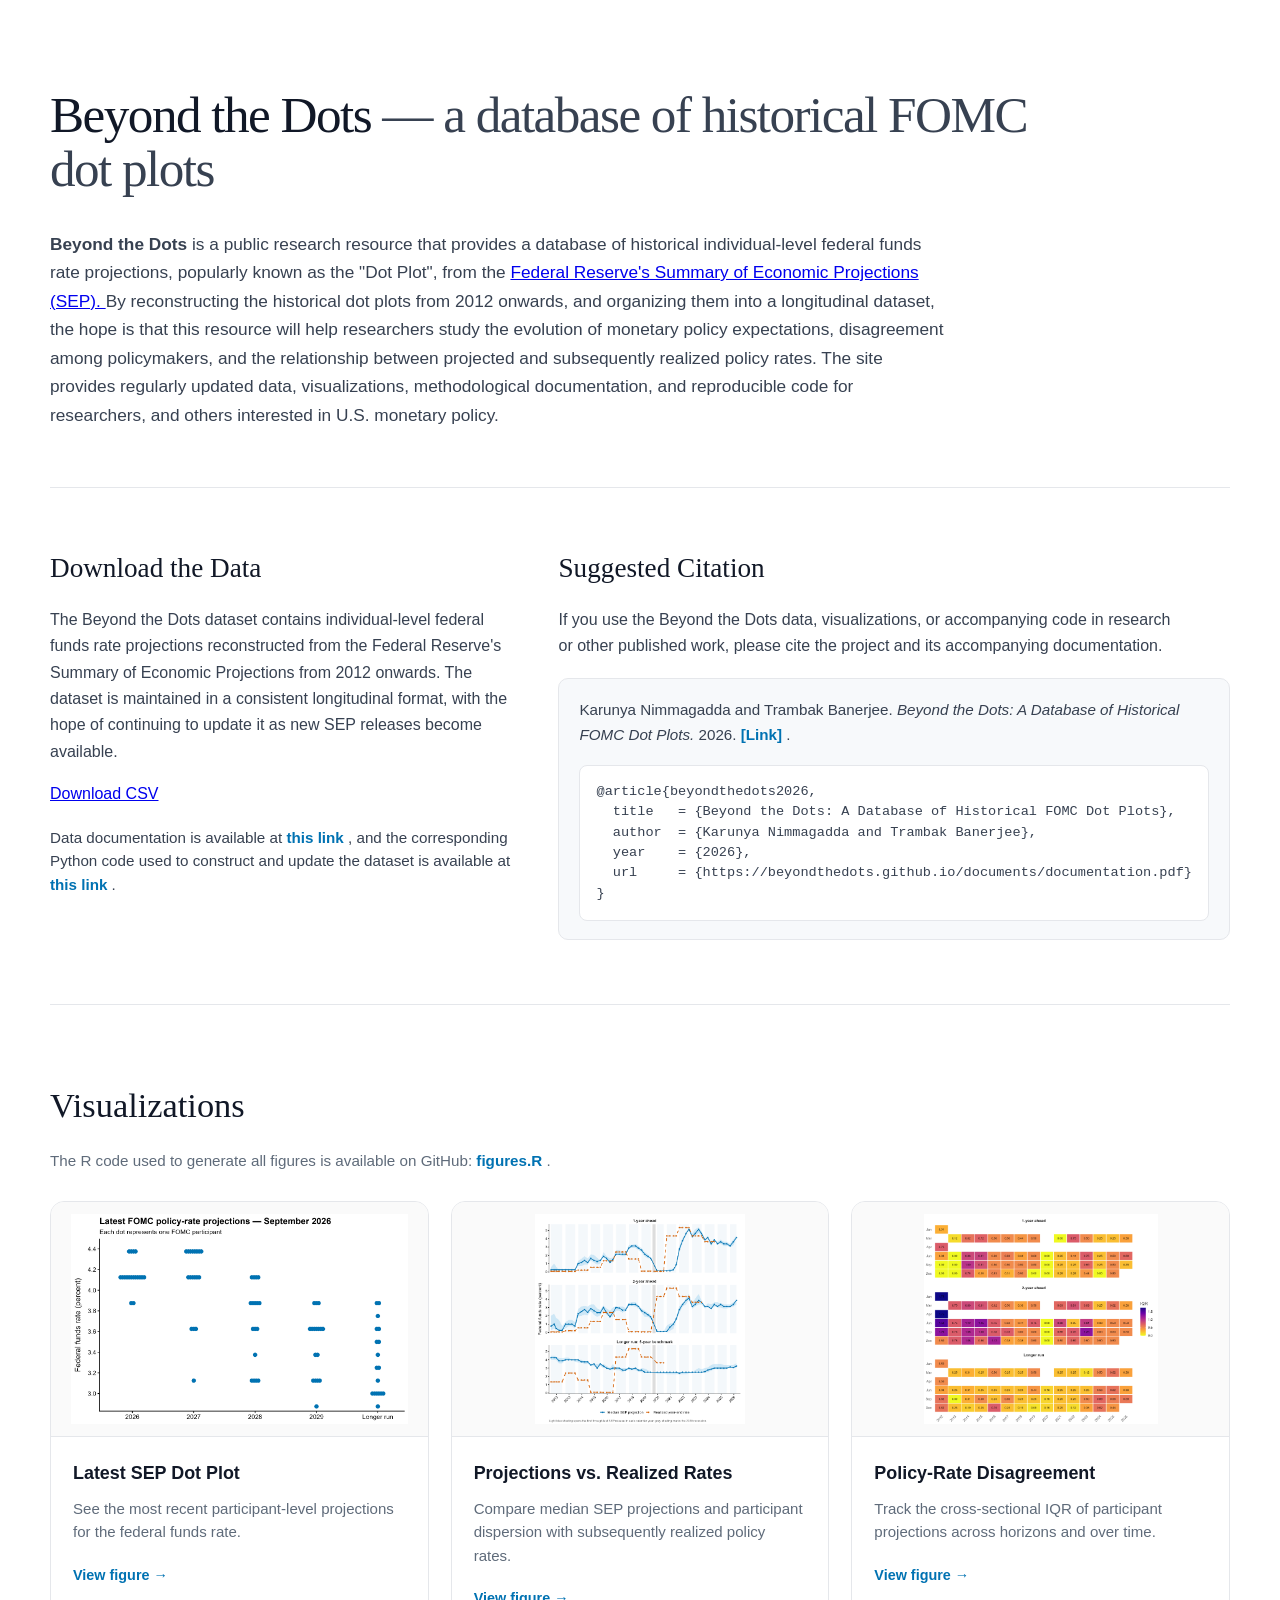
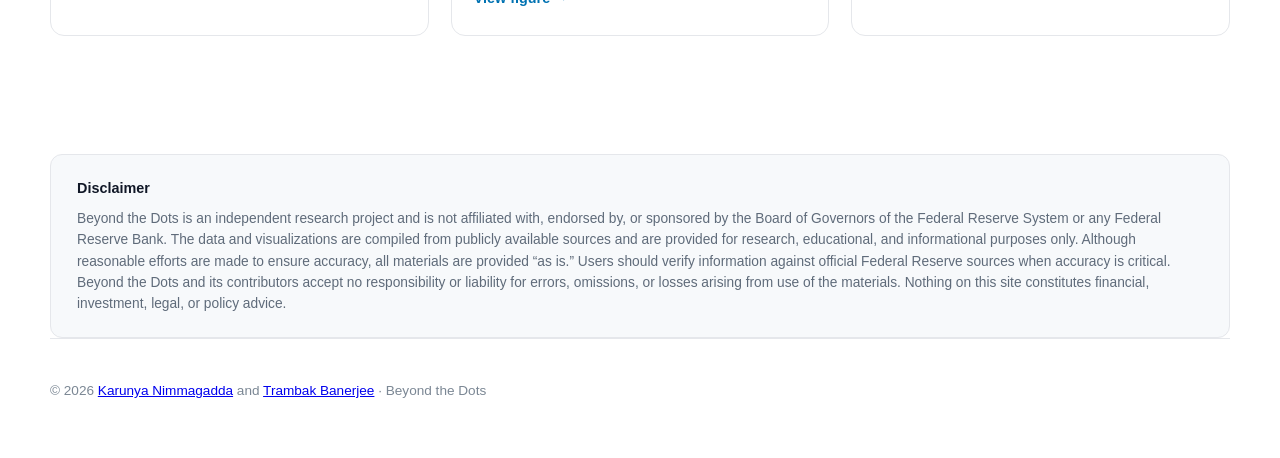
<file: index.html>
<!doctype html>
<html lang="en">
<head>
  <meta charset="utf-8">
  <meta name="viewport" content="width=device-width, initial-scale=1">
  <title>Beyond the Dots</title>
  <meta name="description" content="A Database of Historical FOMC Dot Plots.">
  <link rel="stylesheet" href="styles.css">
</head>
<body>
  <main class="container">
    <header class="hero">
      <h1>Beyond the Dots <span>— a database of historical FOMC dot plots</span></h1>

      <p class="intro">
        <strong>Beyond the Dots</strong> is a public research resource that provides a database of 
        historical individual-level federal funds rate projections, popularly known as the "Dot Plot",
        from the <a href="https://www.federalreserve.gov/monetarypolicy/guide-to-the-summary-of-economic-projections.htm"
   target="_blank"
   rel="noopener">
  Federal Reserve's Summary of Economic Projections (SEP). </a>
By reconstructing the historical dot plots from 2012 onwards, 
        and organizing them into a longitudinal dataset, the hope is that this resource will help researchers study the evolution of 
        monetary policy expectations, disagreement among policymakers, and the relationship between projected and 
        subsequently realized policy rates. The site provides regularly updated data, visualizations,
        methodological documentation, and reproducible code for researchers, and
        others interested in U.S. monetary policy.
      </p>
    </header>
<section class="data-section">

  <div class="section-heading">
   <h2>Download the Data</h2>

    <p>
      The Beyond the Dots dataset contains individual-level federal funds rate
      projections reconstructed from the Federal Reserve's Summary of Economic
      Projections from 2012 onwards. The dataset is maintained in a consistent longitudinal format, 
      with the hope of continuing to update it as new SEP releases become available.
    </p>

  <a class="button-primary"
   href="data/projections.csv"
   download>
  Download CSV
</a>

<p class="data-note">
  Data documentation is available at
  <a href="documents/documentation.pdf"
     target="_blank"
     rel="noopener">
    this link
  </a>,
  and the corresponding Python code used to construct and update the dataset is available at
  <a href="https://github.com/beyondthedots/beyondthedots.github.io/blob/main/code/"
     target="_blank"
     rel="noopener">
    this link
  </a>.
</p>
  </div>
  <div class="citation-block">
   <h2>Suggested Citation</h2>

    <p>
      If you use the Beyond the Dots data, visualizations, or accompanying code
      in research or other published work, please cite the project and its
      accompanying documentation.
    </p>

    <div class="citation-box">
  <p>
    Karunya Nimmagadda and Trambak Banerjee.
    <em>Beyond the Dots: A Database of Historical FOMC Dot Plots.</em>
    2026.
    <a href="documents/documentation.pdf"
       target="_blank"
       rel="noopener">
      [Link]
    </a>.
  </p>
      
  <pre class="bibtex-citation"><code>@article{beyondthedots2026,
  title   = {Beyond the Dots: A Database of Historical FOMC Dot Plots},
  author  = {Karunya Nimmagadda and Trambak Banerjee},
  year    = {2026},
  url     = {https://beyondthedots.github.io/documents/documentation.pdf}
}</code></pre>
</div>

</section>
   <section class="visualizations">
      <div class="section-heading">
       <h2>Visualizations</h2>
        <p class="figure-code-note">
      The R code used to generate all figures is available on GitHub:
      <a href="https://github.com/beyondthedots/beyondthedots.github.io/blob/main/code/figures.R"
         target="_blank"
         rel="noopener">
        figures.R
      </a>.
    </p>
      </div>

      <div class="cards">
        <a class="card" href="latest-sep.html">
          <div class="preview">
            <img src="assets/latest_sep_dotplot.png" alt="Preview of latest SEP dot plot"
                 onerror="this.style.display='none'; this.nextElementSibling.style.display='flex';">
            <div class="placeholder">Latest SEP dot plot</div>
          </div>
          <div class="card-copy">
            <h3>Latest SEP Dot Plot</h3>
            <p>See the most recent participant-level projections for the federal funds rate.</p>
            <span class="link">View figure →</span>
          </div>
        </a>

        <a class="card" href="forecast-realized.html">
          <div class="preview">
            <img src="assets/median_vs_realized.png" alt="Preview of median SEP projection versus realized rate"
                 onerror="this.style.display='none'; this.nextElementSibling.style.display='flex';">
            <div class="placeholder">Median vs. realized</div>
          </div>
          <div class="card-copy">
            <h3>Projections vs. Realized Rates</h3>
            <p>Compare median SEP projections and participant dispersion with subsequently realized policy rates.</p>
            <span class="link">View figure →</span>
          </div>
        </a>

        <a class="card" href="disagreement.html">
          <div class="preview">
            <img src="assets/disagreement_heatmaps.png" alt="Preview of SEP disagreement heatmaps"
                 onerror="this.style.display='none'; this.nextElementSibling.style.display='flex';">
            <div class="placeholder">Disagreement heatmaps</div>
          </div>
          <div class="card-copy">
            <h3>Policy-Rate Disagreement</h3>
            <p>Track the cross-sectional IQR of participant projections across horizons and over time.</p>
            <span class="link">View figure →</span>
          </div>
        </a>
      </div>
    </section>
 <section class="disclaimer">
      <h2>Disclaimer</h2>
      <p>
        Beyond the Dots is an independent research project and is not affiliated with, endorsed by, or
        sponsored by the Board of Governors of the Federal Reserve System or any Federal Reserve Bank.
        The data and visualizations are compiled from publicly available sources and are provided for
        research, educational, and informational purposes only. Although reasonable efforts are made to
        ensure accuracy, all materials are provided “as is.” Users should verify information against
        official Federal Reserve sources when accuracy is critical. Beyond the Dots and its contributors
        accept no responsibility or liability for errors, omissions, or losses arising from use of the
        materials. Nothing on this site constitutes financial, investment, legal, or policy advice.
      </p>
    </section>
    <footer>
  <p>&copy; 2026 <a href="https://www.linkedin.com/in/karunya-nimmagadda"
  target="_blank"
  rel="noopener">
    Karunya Nimmagadda</a> and <a href="https://trambakbanerjee.github.io/"
   target="_blank"
   rel="noopener">
  Trambak Banerjee</a> · Beyond the Dots</p>
</footer>
  </main>
</body>
</html>
</file>
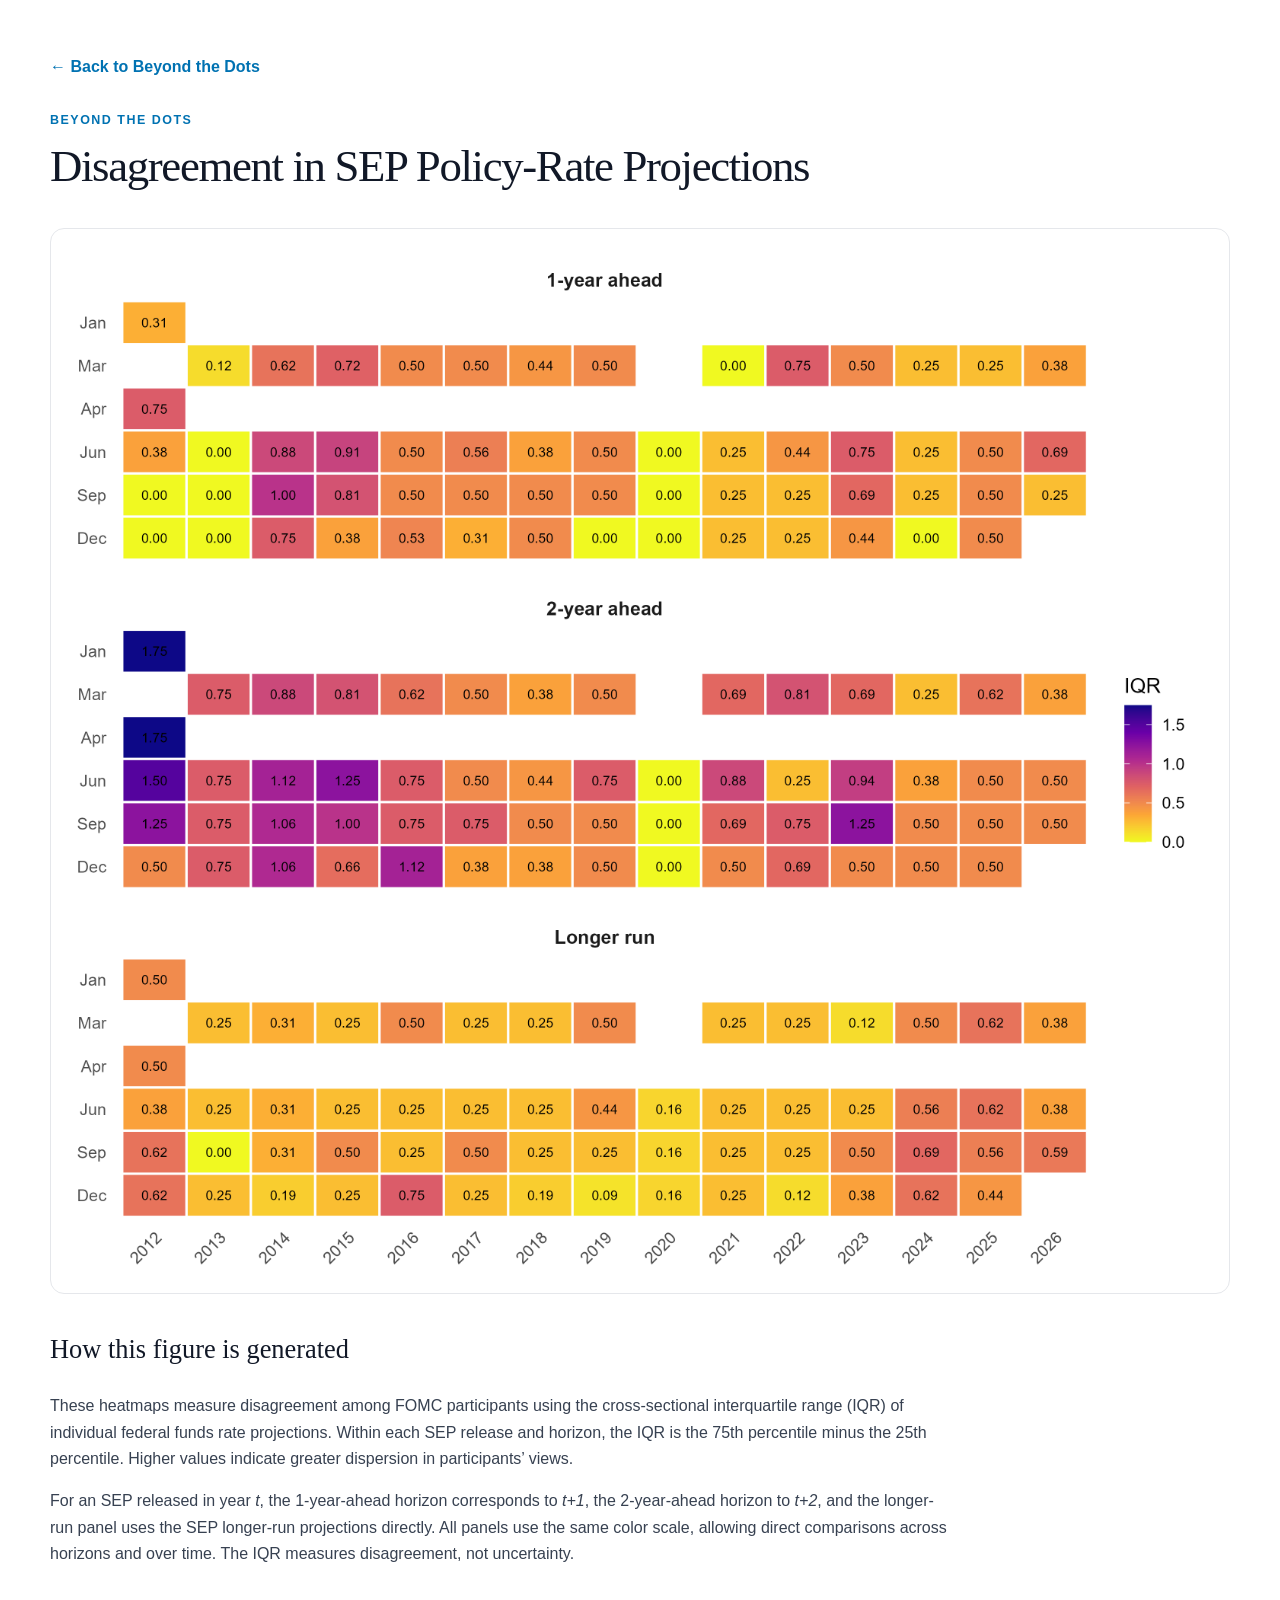
<file: disagreement.html>
<!doctype html>
<html lang="en">
<head>
  <meta charset="utf-8">
  <meta name="viewport" content="width=device-width, initial-scale=1">
  <title>Disagreement in SEP Policy-Rate Projections · Beyond the Dots</title>
  <link rel="stylesheet" href="styles.css">
</head>
<body>
  <main class="container figure-page">
    <a class="back" href="index.html">← Back to Beyond the Dots</a>
    <p class="eyebrow">Beyond the Dots</p>
    <h1>Disagreement in SEP Policy-Rate Projections</h1>
    <div class="figure-wrap">
      <img src="assets/disagreement_heatmaps.png" alt="Disagreement in SEP Policy-Rate Projections"
           onerror="this.style.display='none'; this.nextElementSibling.style.display='flex';">
      <div class="figure-placeholder">Place assets/disagreement_heatmaps.png in the assets folder.</div>
    </div>
    <section class="method"><h2>How this figure is generated</h2>
    <p>These heatmaps measure disagreement among FOMC participants using the cross-sectional interquartile range (IQR) of individual federal funds rate projections. Within each SEP release and horizon, the IQR is the 75th percentile minus the 25th percentile. Higher values indicate greater dispersion in participants’ views.</p>
    <p>For an SEP released in year <em>t</em>, the 1-year-ahead horizon corresponds to <em>t+1</em>, the 2-year-ahead horizon to <em>t+2</em>, and the longer-run panel uses the SEP longer-run projections directly. All panels use the same color scale, allowing direct comparisons across horizons and over time. The IQR measures disagreement, not uncertainty.</p></section>
  </main>
</body>
</html>
</file>
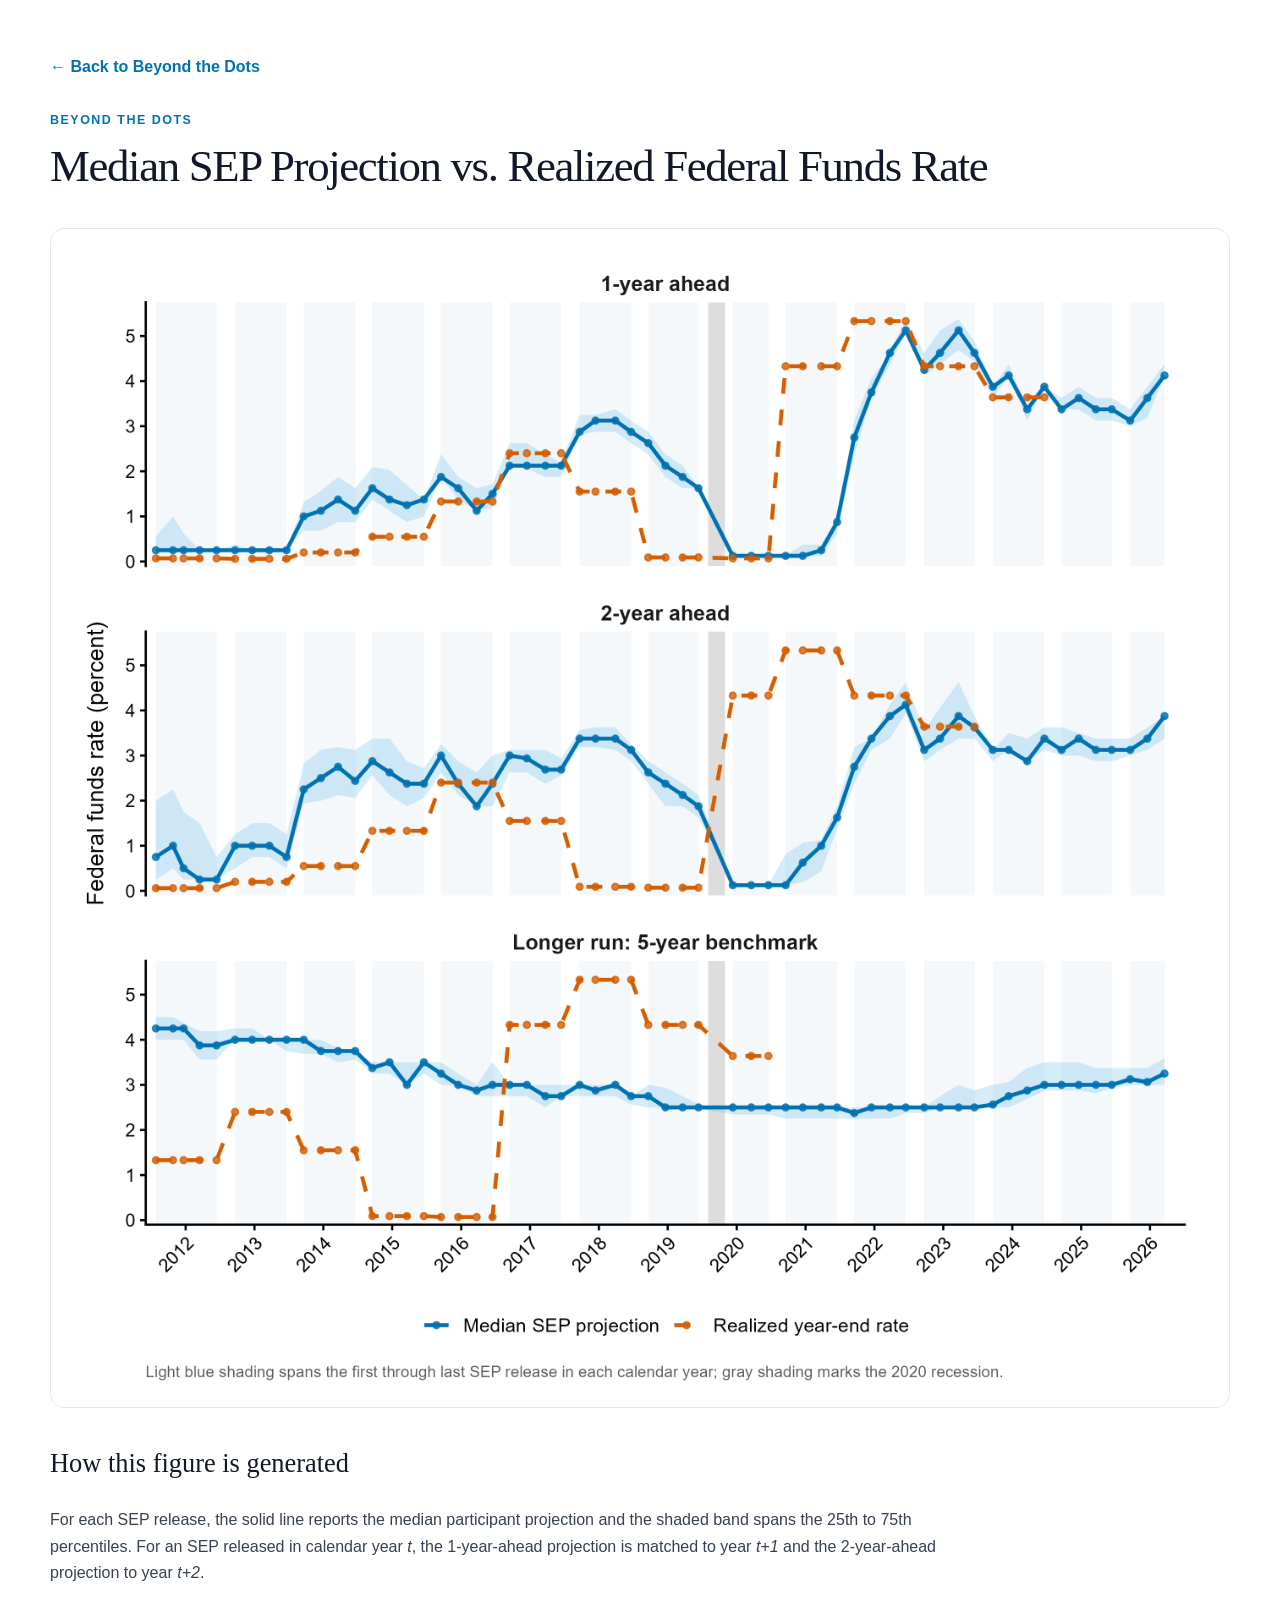
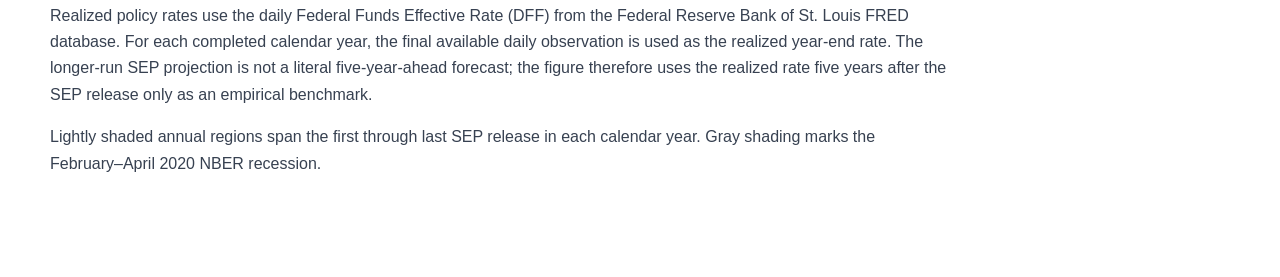
<file: forecast-realized.html>
<!doctype html>
<html lang="en">
<head>
  <meta charset="utf-8">
  <meta name="viewport" content="width=device-width, initial-scale=1">
  <title>Median SEP Projection vs. Realized Federal Funds Rate · Beyond the Dots</title>
  <link rel="stylesheet" href="styles.css">
</head>
<body>
  <main class="container figure-page">
    <a class="back" href="index.html">← Back to Beyond the Dots</a>
    <p class="eyebrow">Beyond the Dots</p>
    <h1>Median SEP Projection vs. Realized Federal Funds Rate</h1>
    <div class="figure-wrap">
      <img src="assets/median_vs_realized.png" alt="Median SEP Projection vs. Realized Federal Funds Rate"
           onerror="this.style.display='none'; this.nextElementSibling.style.display='flex';">
      <div class="figure-placeholder">Place assets/median_vs_realized.png in the assets folder.</div>
    </div>
    <section class="method"><h2>How this figure is generated</h2>
    <p>For each SEP release, the solid line reports the median participant projection and the shaded band spans the 25th to 75th percentiles. For an SEP released in calendar year <em>t</em>, the 1-year-ahead projection is matched to year <em>t+1</em> and the 2-year-ahead projection to year <em>t+2</em>.</p>
    <p>Realized policy rates use the daily Federal Funds Effective Rate (DFF) from the Federal Reserve Bank of St. Louis FRED database. For each completed calendar year, the final available daily observation is used as the realized year-end rate. The longer-run SEP projection is not a literal five-year-ahead forecast; the figure therefore uses the realized rate five years after the SEP release only as an empirical benchmark.</p>
    <p>Lightly shaded annual regions span the first through last SEP release in each calendar year. Gray shading marks the February–April 2020 NBER recession.</p></section>
  </main>
</body>
</html>
</file>
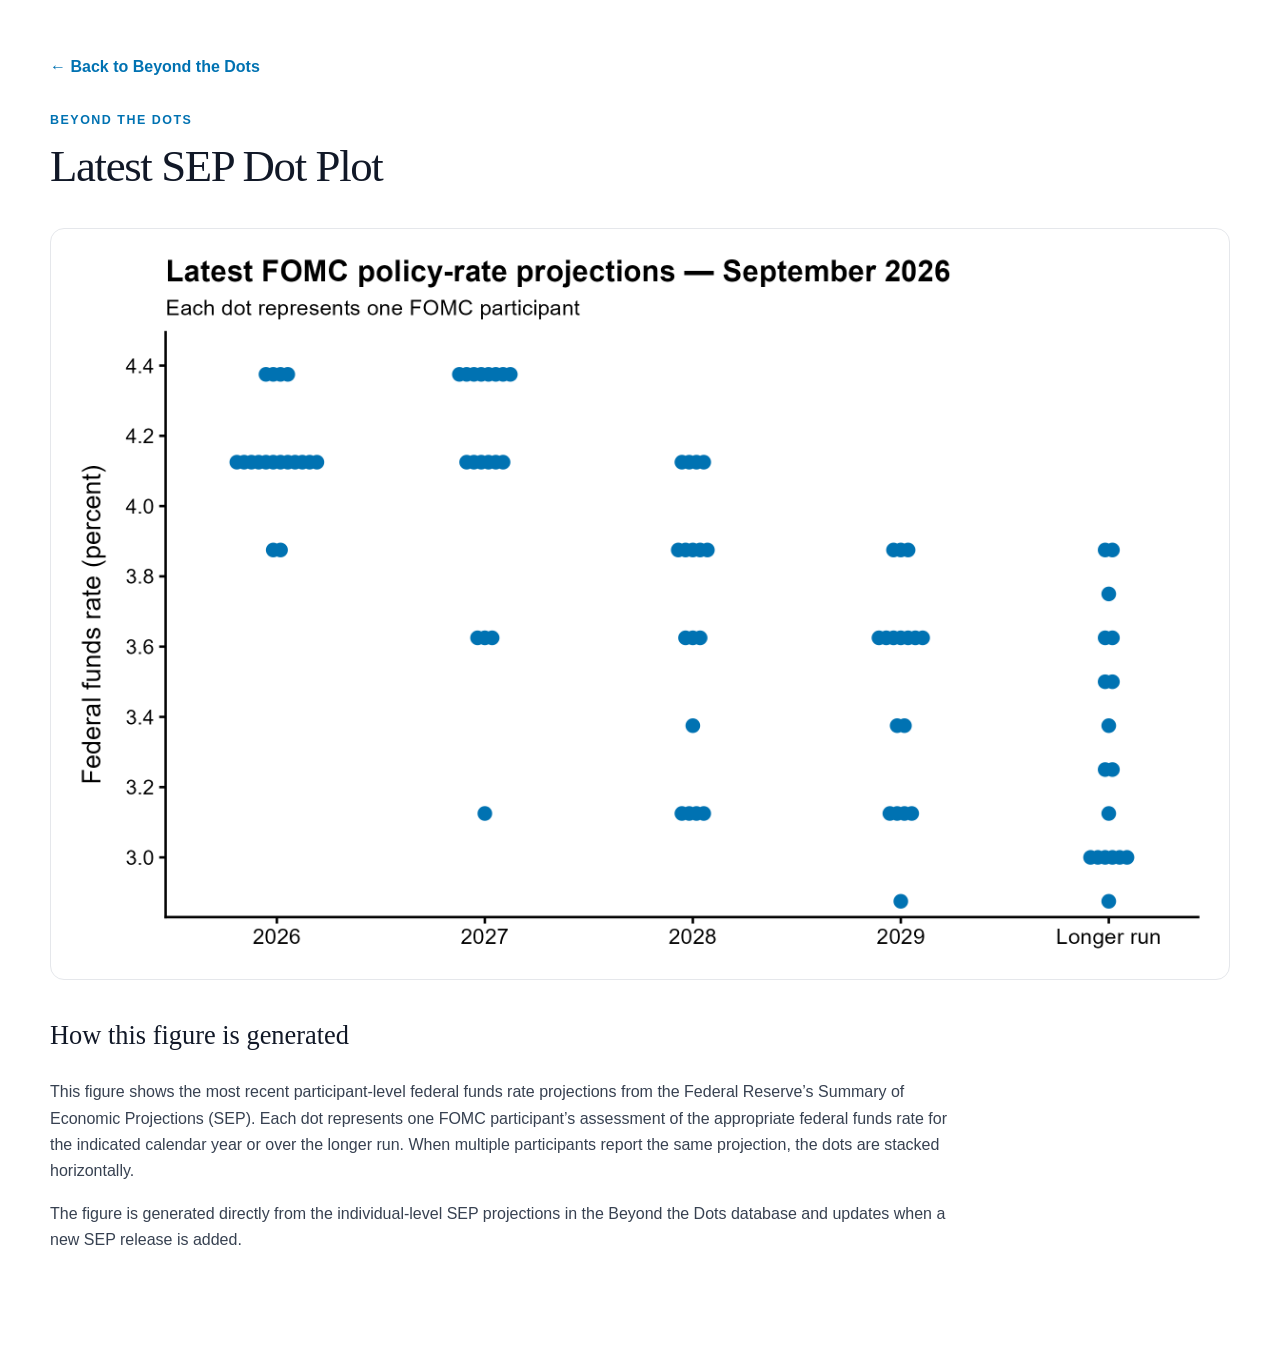
<file: latest-sep.html>
<!doctype html>
<html lang="en">
<head>
  <meta charset="utf-8">
  <meta name="viewport" content="width=device-width, initial-scale=1">
  <title>Latest SEP Dot Plot · Beyond the Dots</title>
  <link rel="stylesheet" href="styles.css">
</head>
<body>
  <main class="container figure-page">
    <a class="back" href="index.html">← Back to Beyond the Dots</a>
    <p class="eyebrow">Beyond the Dots</p>
    <h1>Latest SEP Dot Plot</h1>
    <div class="figure-wrap">
      <img src="assets/latest_sep_dotplot.png" alt="Latest SEP Dot Plot"
           onerror="this.style.display='none'; this.nextElementSibling.style.display='flex';">
      <div class="figure-placeholder">Place assets/latest_sep_dotplot.png in the assets folder.</div>
    </div>
    <section class="method"><h2>How this figure is generated</h2>
    <p>This figure shows the most recent participant-level federal funds rate projections from the Federal Reserve’s Summary of Economic Projections (SEP). Each dot represents one FOMC participant’s assessment of the appropriate federal funds rate for the indicated calendar year or over the longer run. When multiple participants report the same projection, the dots are stacked horizontally.</p>
    <p>The figure is generated directly from the individual-level SEP projections in the Beyond the Dots database and updates when a new SEP release is added.</p></section>
  </main>
</body>
</html>
</file>
<file: styles.css>
:root {
  --ink: #111827;
  --muted: #5f6b7a;
  --line: #e5e7eb;
  --soft: #f7f9fb;
  --blue: #0072b2;
  --max: 1180px;
}
* { box-sizing: border-box; }
body {
  margin: 0;
  background: #fff;
  color: var(--ink);
  font-family: Inter, ui-sans-serif, -apple-system, BlinkMacSystemFont, "Segoe UI",
               Roboto, Helvetica, Arial, sans-serif;
  line-height: 1.65;
}
.container { width: min(var(--max), calc(100% - 48px)); margin: 0 auto; }
.hero { padding: 88px 0 58px; border-bottom: 1px solid var(--line); }
.eyebrow {
  margin: 0 0 12px;
  color: var(--blue);
  font-size: .78rem;
  font-weight: 700;
  letter-spacing: .12em;
  text-transform: uppercase;
}
h1 {
  margin: 0;
  max-width: 1000px;
  font-family: Georgia, "Times New Roman", serif;
  font-size: clamp(2rem, 4vw, 3.6rem);
  line-height: 1.05;
  letter-spacing: -0.03em;
  font-weight: 500;
}
h1 span { color: #374151; }
.intro { max-width: 900px; margin: 34px 0 0; font-size: 1.08rem; color: #374151; }
.disclaimer {
  margin: 34px 0 0;
  padding: 22px 26px;
  border: 1px solid var(--line);
  border-radius: 12px;
  background: var(--soft);
}
.disclaimer h2 { margin: 0 0 7px; font-size: .9rem; }
.disclaimer p { margin: 0; color: var(--muted); font-size: .86rem; line-height: 1.55; }
.visualizations { padding: 72px 0 84px; }
.section-heading h2 {
  margin: 0 0 26px;
  font-family: Georgia, "Times New Roman", serif;
  font-size: 2.15rem;
  font-weight: 500;
}
.cards { display: grid; grid-template-columns: repeat(3, minmax(0, 1fr)); gap: 22px; }
.card {
  display: block;
  overflow: hidden;
  color: inherit;
  text-decoration: none;
  border: 1px solid var(--line);
  border-radius: 14px;
  background: #fff;
  transition: transform 160ms ease, box-shadow 160ms ease, border-color 160ms ease;
}
.card:hover {
  transform: translateY(-3px);
  border-color: #cbd5e1;
  box-shadow: 0 14px 34px rgba(15,23,42,.08);
}
.preview {
  position: relative;
  width: 100%;
  aspect-ratio: 16/10;
  border-bottom: 1px solid var(--line);
  background: #fafafa;
  overflow: hidden;
}
.preview img { width: 100%; height: 100%; object-fit: contain; padding: 12px; }
.placeholder {
  display: none;
  width: 100%;
  height: 100%;
  align-items: center;
  justify-content: center;
  background: linear-gradient(135deg,#f8fbfd,#eef5fa);
  color: #7b8794;
  font-weight: 600;
}
.card-copy { padding: 22px 22px 24px; }
.card h3 { margin: 0 0 8px; font-size: 1.12rem; }
.card p { margin: 0 0 18px; color: var(--muted); font-size: .94rem; line-height: 1.55; }
.link { color: var(--blue); font-weight: 700; font-size: .9rem; }
.figure-page { padding: 54px 0 84px; }
.back { display: inline-block; margin-bottom: 30px; color: var(--blue); text-decoration: none; font-weight: 650; }
.figure-page h1 {
  max-width: 940px;
  font-size: clamp(1.9rem, 3.5vw, 3rem);
}
.figure-wrap {
  margin: 38px 0 34px;
  padding: 18px;
  border: 1px solid var(--line);
  border-radius: 14px;
  background: #fff;
}
.figure-wrap img { display: block; width: 100%; height: auto; }
.figure-placeholder {
  min-height: 420px;
  display: none;
  align-items: center;
  justify-content: center;
  background: var(--soft);
  color: var(--muted);
  font-weight: 600;
}
.method { max-width: 900px; font-size: 1rem; color: #374151; }
.method h2 {
  color: var(--ink);
  margin-top: 32px;
  font-family: Georgia, "Times New Roman", serif;
  font-size: 1.65rem;
  font-weight: 500;
}
.method p { margin: 0 0 16px; }
footer { border-top: 1px solid var(--line); padding: 28px 0 42px; color: #7b8794; font-size: .85rem; }
@media (max-width: 900px) {
  .cards { grid-template-columns: 1fr; }
  .hero { padding-top: 56px; }
  .desktop-break { display: none; }
}
@media (max-width: 600px) {
  .container { width: min(100% - 28px, var(--max)); }
  .hero { padding-top: 44px; }
  h1 { font-size: 2.5rem; }
}
.data-section {
  display: grid;
  grid-template-columns: 1fr 1fr;
  gap: 48px;
  padding: 58px 0 64px;
  border-bottom: 1px solid var(--line);
}

.data-section h2 {
  margin: 0 0 14px;
  font-family: Georgia, "Times New Roman", serif;
  font-size: 1.7rem;
  font-weight: 500;
}

.data-section p {
  color: #374151;
  max-width: 620px;
}

.citation-box {
  margin-top: 18px;
  padding: 18px 20px;
  background: #f7f9fb;
  border: 1px solid var(--line);
  border-radius: 10px;
}

.citation-box p {
  margin: 0;
  font-size: 0.95rem;
}

.citation-box a {
  color: #0072b2;
  font-weight: 600;
  text-decoration: none;
}

.citation-box a:hover {
  text-decoration: underline;
}

@media (max-width: 800px) {
  .data-section {
    grid-template-columns: 1fr;
    gap: 36px;
  }
}
.figure-code-note {
  margin: -12px 0 28px;
  color: #5f6b7a;
  font-size: 0.95rem;
}

.figure-code-note a {
  color: #0072b2;
  font-weight: 600;
  text-decoration: none;
}

.figure-code-note a:hover {
  text-decoration: underline;
}
.data-note {
  margin-top: 18px;
  color: #5f6b7a;
  font-size: 0.95rem;
  line-height: 1.55;
}

.data-note a {
  color: #0072b2;
  font-weight: 600;
  text-decoration: none;
}

.data-note a:hover {
  text-decoration: underline;
}
.bibtex-citation {
  margin: 18px 0 0;
  padding: 16px;
  background: #ffffff;
  border: 1px solid var(--line);
  border-radius: 8px;
  overflow-x: auto;
  font-size: 0.85rem;
  line-height: 1.5;
  color: #374151;
}
.bibtex-label {
  margin: 18px 0 6px;
  font-size: 0.9rem;
}
.download-row {
  display: flex;
  align-items: center;
  gap: 14px;
  margin-top: 20px;
}

.download-count {
  color: #6b7280;
  font-size: 0.9rem;
}
</file>
